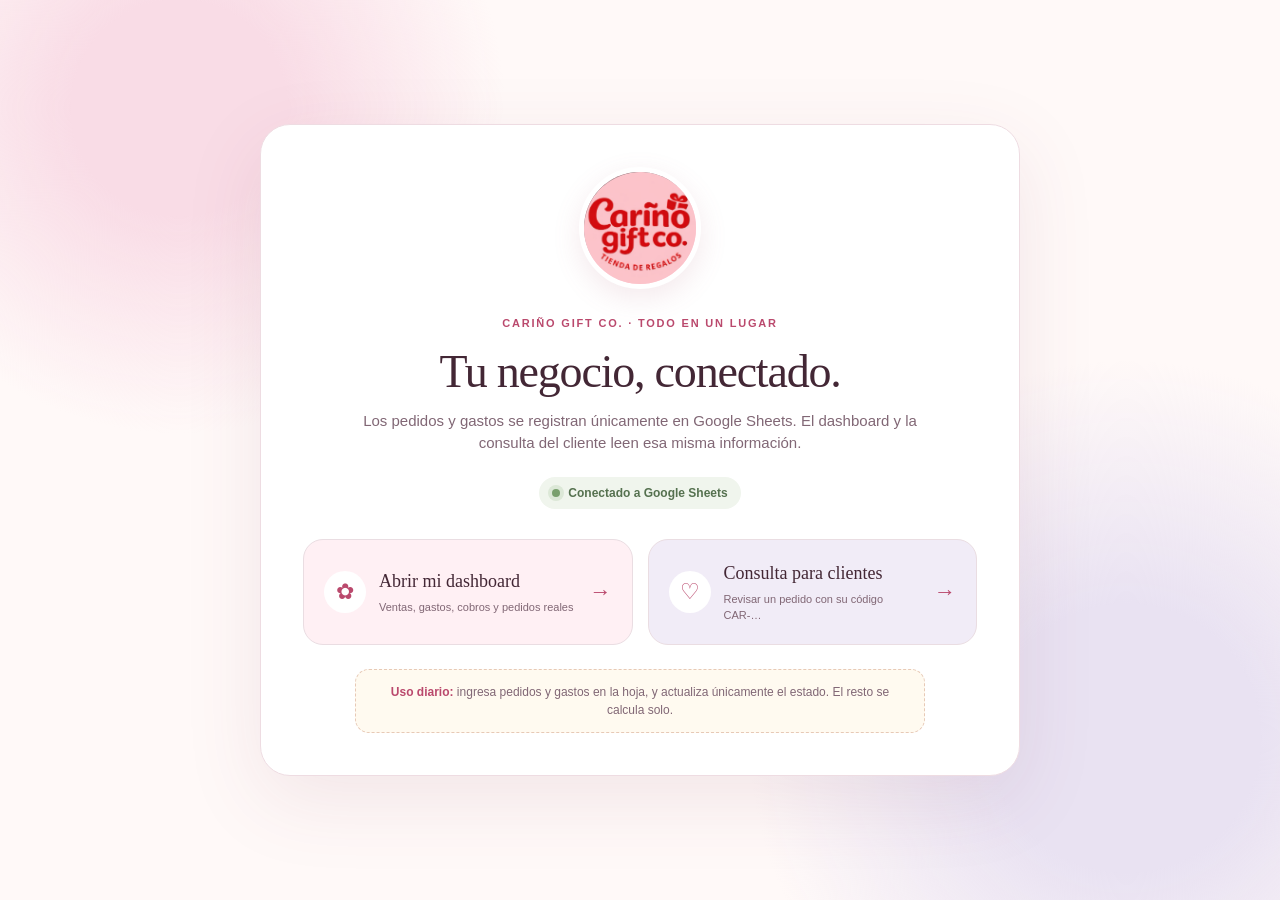
<file: index.html>
<!doctype html>
<html lang="es">
<head>
  <meta charset="UTF-8">
  <meta name="viewport" content="width=device-width, initial-scale=1">
  <meta name="theme-color" content="#c9183a">
  <meta name="description" content="Accesos conectados de Cariño Gift Co. para administrar y consultar pedidos.">
  <title>Cariño · Pedidos conectados</title>
  <link rel="manifest" href="manifest.webmanifest">
  <link rel="icon" type="image/svg+xml" sizes="any" href="icons/icon-pink-vector-v2.svg">
  <link rel="icon" type="image/png" sizes="64x64" href="icons/favicon-pink-crisp-64.png">
  <link rel="apple-touch-icon" href="icons/apple-touch-icon-pink-hd.png">
  <link rel="stylesheet" href="style.css">
</head>
<body class="hub-body">
  <main class="hub-main">
    <div class="float-flower left" aria-hidden="true"></div>
    <div class="float-flower right" aria-hidden="true"></div>
    <section class="hub-card fade-in">
      <div class="logo-crop"><img src="marca.png" alt="Cariño Gift Co."></div>
      <span class="eyebrow">Cariño Gift Co. · Todo en un lugar</span>
      <h1>Tu negocio, conectado.</h1>
      <p>Los pedidos y gastos se registran únicamente en Google Sheets. El dashboard y la consulta del cliente leen esa misma información.</p>
      <div class="hub-status"><i></i><span>Conectado a Google Sheets</span></div>
      <div class="hub-actions">
        <a class="hub-action owner" href="dashboard/">
          <span class="hub-icon" aria-hidden="true">✿</span>
          <span><strong>Abrir mi dashboard</strong><small>Ventas, gastos, cobros y pedidos reales</small></span>
          <b aria-hidden="true">→</b>
        </a>
        <a class="hub-action customer" href="cliente/">
          <span class="hub-icon" aria-hidden="true">♡</span>
          <span><strong>Consulta para clientes</strong><small>Revisar un pedido con su código CAR-…</small></span>
          <b aria-hidden="true">→</b>
        </a>
      </div>
      <p class="hub-help"><strong>Uso diario:</strong> ingresa pedidos y gastos en la hoja, y actualiza únicamente el estado. El resto se calcula solo.</p>
      <button class="btn primary install-app" id="install-app" type="button" hidden>Instalar Cariño como app</button>
    </section>
  </main>
  <script src="install.js"></script>
</body>
</html>
</file>
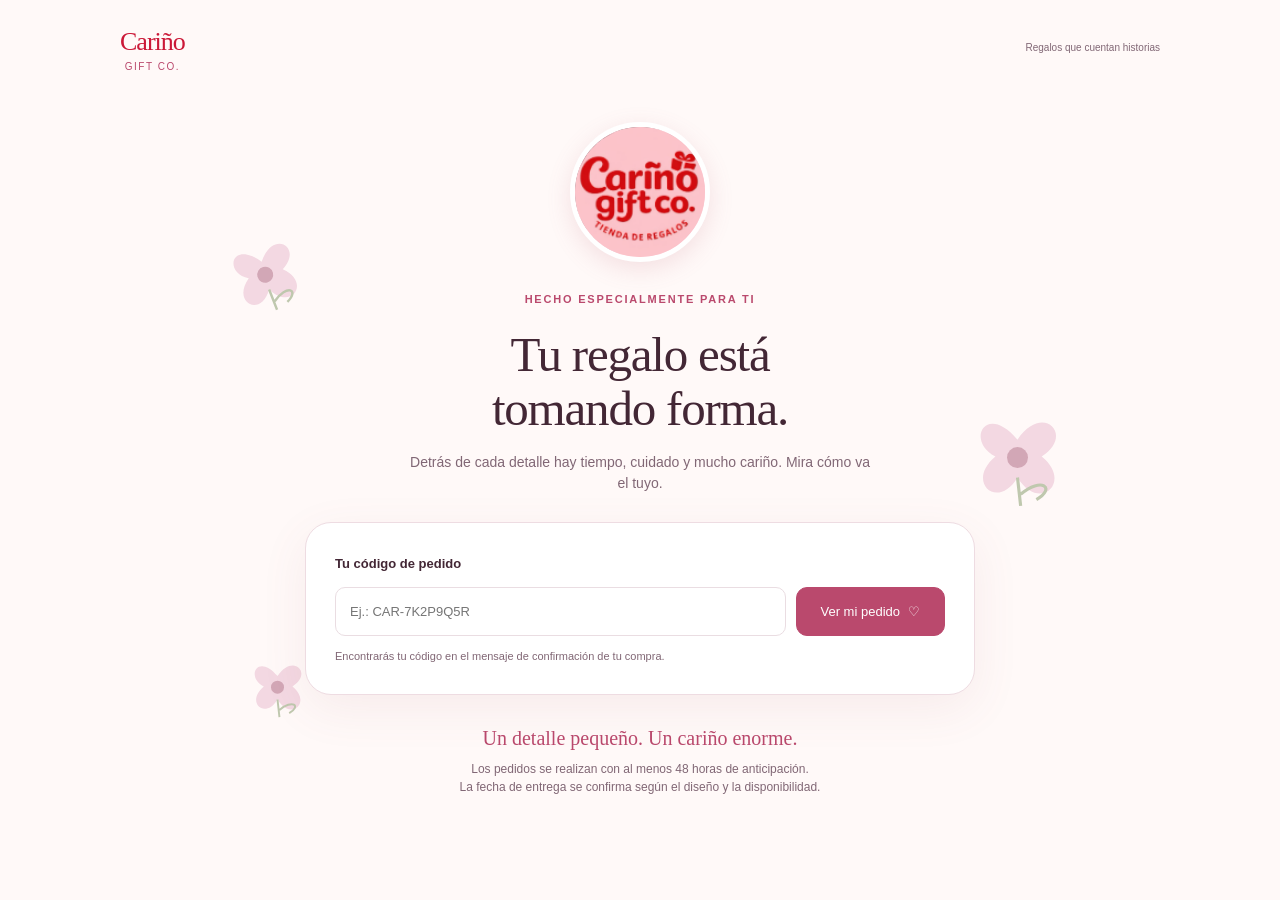
<file: cliente/index.html>
<!doctype html>
<html lang="es">
<head>
  <meta charset="UTF-8">
  <meta name="viewport" content="width=device-width, initial-scale=1">
  <meta name="theme-color" content="#c9183a">
  <meta name="referrer" content="no-referrer">
  <meta name="description" content="Consulta cómo va tu regalo personalizado de Cariño con tu código de pedido.">
  <title>Cariño · Sigue tu pedido</title>
  <link rel="manifest" href="../manifest.webmanifest">
  <link rel="icon" type="image/svg+xml" sizes="any" href="../icons/icon-pink-vector-v2.svg">
  <link rel="icon" type="image/png" sizes="64x64" href="../icons/favicon-pink-crisp-64.png">
  <link rel="apple-touch-icon" href="../icons/apple-touch-icon-pink-hd.png">
  <link rel="stylesheet" href="style.css">
</head>
<body class="customer-body">
  <header class="customer-nav">
    <a class="wordmark" href="./" aria-label="Cariño, inicio">Cariño<span>Gift Co.</span></a>
    <small>Regalos que cuentan historias</small>
  </header>
  <main class="customer-main">
    <div class="float-flower left" aria-hidden="true"></div>
    <div class="float-flower right" aria-hidden="true"></div>
    <div class="float-flower bottom" aria-hidden="true"></div>
    <div class="logo-crop"><img src="../marca.png" alt="Cariño Gift Co., tienda de regalos"></div>
    <span class="eyebrow">Hecho especialmente para ti</span>
    <h1>Tu regalo está<br>tomando forma.</h1>
    <p class="intro">Detrás de cada detalle hay tiempo, cuidado y mucho cariño. Mira cómo va el tuyo.</p>

    <section class="tracking-card">
      <form id="lookup-form">
        <label class="lookup-label" for="order-code">Tu código de pedido</label>
        <div class="lookup">
          <input id="order-code" name="code" placeholder="Ej.: CAR-7K2P9Q5R" autocomplete="off" spellcheck="false" autocapitalize="characters" maxlength="20" required>
          <button type="submit" class="btn primary" id="lookup-button">Ver mi pedido <span aria-hidden="true">♡</span></button>
        </div>
        <p class="hint">Encontrarás tu código en el mensaje de confirmación de tu compra.</p>
      </form>
      <div id="lookup-error" class="error" role="alert" hidden></div>
    </section>

    <div id="loading" class="skeleton" role="status" aria-label="Buscando tu pedido" hidden></div>
    <section id="tracking-result" class="tracking-card fade-in" aria-live="polite" hidden></section>
    <footer class="customer-footer">
      <strong>Un detalle pequeño. Un cariño enorme.</strong>
      Los pedidos se realizan con al menos 48 horas de anticipación.<br>
      La fecha de entrega se confirma según el diseño y la disponibilidad.
    </footer>
  </main>
  <script src="app.js"></script>
  <script src="../install.js"></script>
</body>
</html>
</file>
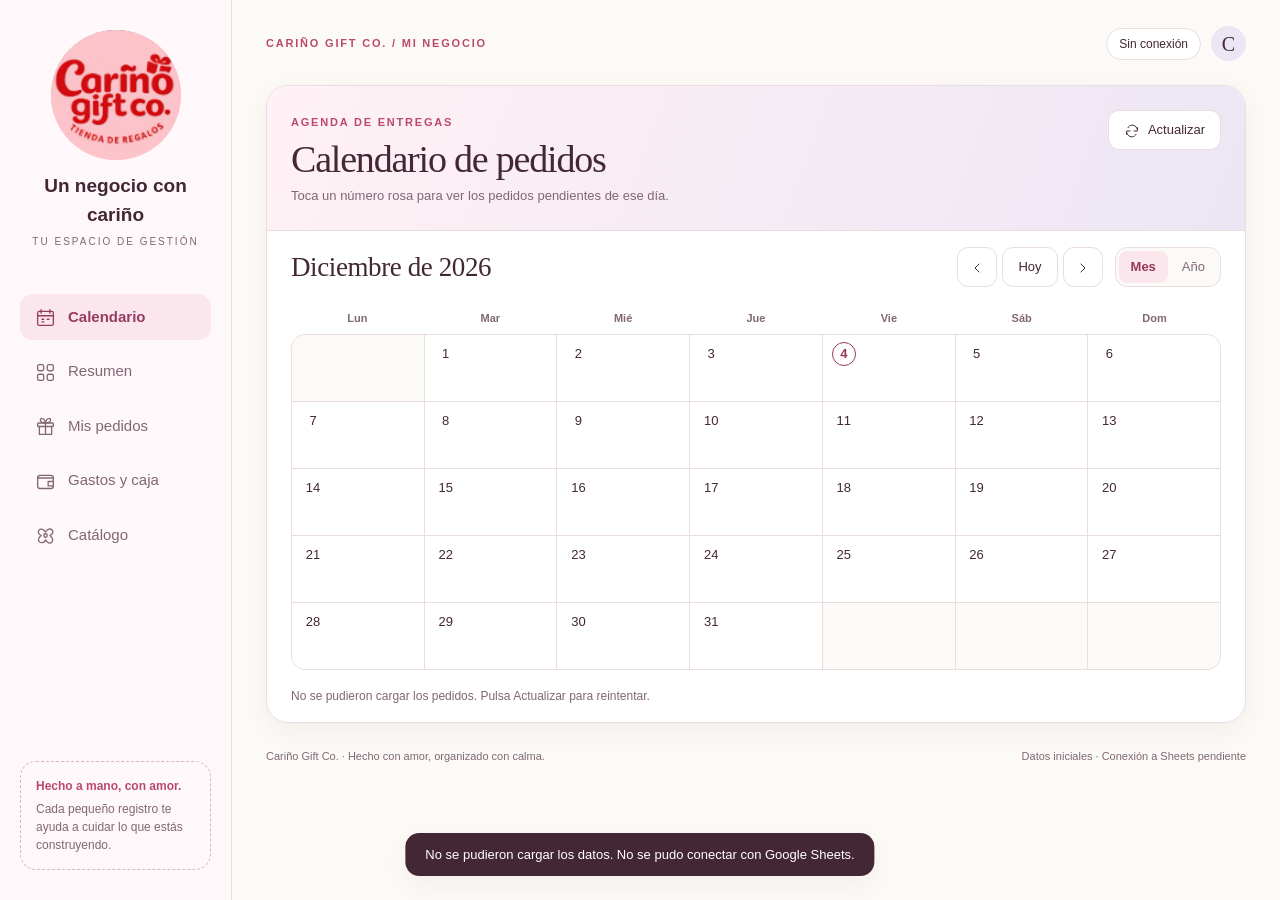
<file: dashboard/index.html>
<!doctype html><html lang="es"><head><meta charset="UTF-8"><meta name="viewport" content="width=device-width, initial-scale=1"><meta name="theme-color" content="#c9183a"><meta name="description" content="El dashboard de Cariño para acompañar pedidos, pagos y ganancias."><title>Cariño · Mi negocio</title><link rel="manifest" href="../manifest.webmanifest"><link rel="icon" type="image/svg+xml" sizes="any" href="../icons/icon-pink-vector-v2.svg"><link rel="icon" type="image/png" sizes="64x64" href="../icons/favicon-pink-crisp-64.png"><link rel="apple-touch-icon" href="../icons/apple-touch-icon-pink-hd.png"><link rel="stylesheet" href="../style.css"><link rel="stylesheet" href="calendar.css"></head><body>
<div class="shell" id="dashboard-shell">
<aside class="sidebar"><div class="brand"><div class="logo-crop"><img src="../marca.png" alt="Cariño Gift Co."></div><div><strong>Un negocio con cariño</strong><small>Tu espacio de gestión</small></div></div><nav class="nav" aria-label="Navegación principal"><button data-page="calendar" class="active" aria-current="page"><span data-icon="calendar"></span>Calendario</button><button data-page="overview"><span data-icon="grid"></span>Resumen</button><button data-page="orders"><span data-icon="gift"></span>Mis pedidos</button><button data-page="expenses"><span data-icon="wallet"></span>Gastos y caja</button><button data-page="catalog"><span data-icon="flower"></span>Catálogo</button></nav><div class="sidebar-note"><strong>Hecho a mano, con amor.</strong>Cada pequeño registro te ayuda a cuidar lo que estás construyendo.</div></aside>
<main class="main"><header class="topbar"><span class="eyebrow">Cariño Gift Co. / Mi negocio</span><div class="right"><span class="chip" id="connection"><i></i>Conectando</span><div class="avatar" aria-hidden="true">C</div></div></header>
<section class="page panel calendar fade-in" id="page-calendar" aria-labelledby="calendar-title">
  <header class="calendar-intro">
    <div>
      <span class="eyebrow">Agenda de entregas</span>
      <h1 id="calendar-title">Calendario de pedidos</h1>
      <p id="calendar-description">Toca un número rosa para ver los pedidos pendientes de ese día.</p>
    </div>
    <button class="btn" id="calendar-refresh"><span data-icon="refresh"></span>Actualizar</button>
  </header>
  <div class="calendar-toolbar">
    <h2 id="calendar-period" tabindex="-1" aria-live="polite"></h2>
    <div class="calendar-actions">
      <div class="calendar-navigation" role="group" aria-label="Navegar por el calendario">
        <button class="btn calendar-arrow" id="calendar-prev" aria-label="Mes anterior"><span data-icon="previous"></span></button>
        <button class="btn" id="calendar-today">Hoy</button>
        <button class="btn calendar-arrow" id="calendar-next" aria-label="Mes siguiente"><span data-icon="next"></span></button>
      </div>
      <div class="calendar-views" role="group" aria-label="Vista del calendario">
        <button id="calendar-month" aria-pressed="true">Mes</button>
        <button id="calendar-year" aria-pressed="false">Año</button>
      </div>
    </div>
  </div>
  <div id="calendar-grid"></div>
  <footer class="calendar-footer">
    <p id="calendar-status" role="status">Cargando pedidos…</p>
    <button class="link-btn" id="calendar-undated" hidden></button>
  </footer>
</section>
<div id="dashboard-heading" hidden>
<section class="hero"><div class="hero-text"><span class="eyebrow">Tu creatividad, tu negocio</span><h1>Cada detalle cuenta.</h1><p>Un lugar para organizar tus regalos, acompañar cada pedido y ver crecer lo que haces con tanto cariño.</p></div><div class="hero-floral" aria-hidden="true"><img src="../marca.png" alt=""></div></section>
<div class="period-row"><div><h2 id="page-title">Una mirada a tu negocio</h2><p id="period-description">Ventas por fecha de pedido. La caja se calcula con los pagos y gastos registrados.</p></div><div class="filters"><label class="field">Desde<input type="date" id="start"></label><label class="field">Hasta<input type="date" id="end"></label><button class="btn" id="refresh"><span data-icon="refresh"></span>Actualizar</button></div></div>
</div>
<section class="page fade-in" id="page-overview" hidden><div class="kpis" id="kpis"></div><div class="grid-2"><section class="panel"><div class="panel-head"><div><h2>Así florecen tus números</h2><p>Ventas registradas y compras generales por mes.</p></div><span data-icon="sparkle"></span></div><div class="legend"><span>Ventas</span><span>Gastos generales</span></div><div id="chart" class="chart"></div><p class="chart-caption">Cada mes respeta las fechas seleccionadas. Las compras se descuentan completas en su fecha; no se calcula margen por producto ni inventario.</p></section><section class="panel"><div class="panel-head"><div><h2>En tus manos</h2><p>Estado actual de los pedidos abiertos.</p></div><span data-icon="gift"></span></div><div id="status-list"></div><div class="mini-card"><span data-icon="clock"></span><span>Anticipo mínimo <strong>50 %</strong> · Pedido con al menos <strong>48 h</strong> de anticipación.</span></div></section></div><section class="panel table-panel"><div class="table-tools"><h2>Pedidos para acompañar</h2><button class="link-btn" data-go="orders">Ver todos los pedidos →</button></div><div class="table-scroll"><table><thead><tr><th>Cliente / regalo</th><th>Entrega prevista</th><th>Estado</th><th class="num">Por cobrar</th><th></th></tr></thead><tbody id="recent-orders"></tbody></table></div></section></section>
<section class="page" id="page-orders" hidden><div class="panel"><div class="table-tools"><h2>Mis pedidos <small id="order-count"></small></h2><div class="tools"><label><span class="sr-only">Buscar cliente, regalo o código</span><input class="search" id="search" placeholder="Buscar cliente, regalo o código…"></label><label><span class="sr-only">Estado</span><select id="status-filter"><option value="">Todos los estados</option></select></label></div></div><div class="table-scroll"><table><thead><tr><th>Cliente / regalo</th><th>Fecha pedido</th><th>Estado</th><th class="num">Total</th><th class="num">Abonado</th><th class="num">Por cobrar</th><th></th></tr></thead><tbody id="order-table"></tbody></table></div><div class="table-footer"><span id="order-result"></span><span>Pedidos y pagos: en la misma fila de la hoja Pedidos. Completa solo las celdas rosas.</span></div></div></section>
<section class="page" id="page-expenses" hidden><div class="kpis" id="cash-kpis"></div><div class="panel"><div class="panel-head"><div><h2>Gastos registrados</h2><p>En la hoja Gastos registra solo fecha, detalle de compra y monto. Cada compra se descuenta una sola vez.</p></div></div><div class="table-scroll"><table><thead><tr><th>Fecha</th><th>Detalle de compra</th><th class="num">Monto</th></tr></thead><tbody id="expense-table"></tbody></table></div><p class="chart-caption" id="expense-note"></p></div></section>
<section class="page" id="page-catalog" hidden><p class="muted">Precios base del catálogo. Confirma la cotización final para diseños personalizados y precios “desde”.</p><div class="catalog-grid" id="catalog-grid"></div></section>
<footer class="footer"><span>Cariño Gift Co. · Hecho con amor, organizado con calma.</span><span id="updated">Datos iniciales · Conexión a Sheets pendiente</span></footer></main></div>
<dialog id="detail" aria-labelledby="detail-title"><button class="close" aria-label="Cerrar detalle">×</button><div id="detail-content"></div></dialog><div class="toast" id="toast" role="status" hidden></div>
<script src="model.js?v=3"></script><script src="dashboard.js?v=4"></script><script src="../install.js?v=3"></script></body></html>
</file>
<file: style.css>
:root{--cream:#fcfaf6;--paper:#fff;--rose:#ba496d;--red:#cb1837;--pink:#fae6ec;--blush:#fff1f5;--lilac:#ece6f4;--sage:#e8efe5;--ink:#432735;--muted:#816775;--line:#eadde2;--shadow:0 8px 26px #6f3c5010;--radius:22px}*{box-sizing:border-box}body{margin:0;background:var(--cream);font:15px/1.5 'Segoe UI',Arial,sans-serif;color:var(--ink)}button,input,select{font:inherit}button,a,input,select{ -webkit-tap-highlight-color:transparent}button,a{touch-action:manipulation}button{cursor:pointer}button:disabled{opacity:.5;cursor:wait}a{color:var(--rose)}button:focus-visible,a:focus-visible,input:focus-visible,select:focus-visible{outline:3px solid #b78dc5;outline-offset:3px}h1,h2,h3,p{margin-top:0}h1,h2,.serif{font-family:Georgia,'Times New Roman',serif;font-weight:400}h1{font-size:42px;line-height:1.12;letter-spacing:-1.2px}h2{font-size:26px;letter-spacing:-.4px}h3{font-size:16px}small,.muted{color:var(--muted)}.shell{display:grid;grid-template-columns:232px minmax(0,1fr);min-height:100vh}.sidebar{background:#fff8fa;border-right:1px solid var(--line);padding:30px 20px;position:sticky;top:0;height:100vh;display:flex;flex-direction:column}.logo-crop{width:130px;height:130px;position:relative;overflow:hidden;border-radius:50%;background:#ffd0d9;margin:0 auto 12px}.logo-crop img{position:absolute;max-width:none;width:484.745763%;height:auto;left:-192.79661%;top:-124.152542%}.brand{text-align:center}.brand strong{display:block;font-size:19px}.brand small{font-size:10px;letter-spacing:2px;text-transform:uppercase}.nav{display:grid;gap:8px;margin-top:42px}.nav button{border:0;background:transparent;color:var(--muted);border-radius:13px;padding:12px 15px;text-align:left;display:flex;align-items:center;gap:12px}.nav button.active{background:var(--pink);color:#953d60;font-weight:600}.icon{width:21px;height:21px;display:inline-block;vertical-align:middle;flex-shrink:0}.sidebar-note{margin-top:auto;border:1px dashed #dcb5c2;border-radius:16px;padding:15px;font-size:12px;color:var(--muted)}.sidebar-note strong{color:var(--rose);display:block;margin-bottom:5px}.main{padding:26px 34px 44px;max-width:1700px;width:100%}.topbar{display:flex;align-items:center;justify-content:space-between;gap:20px;margin-bottom:24px}.eyebrow{font-size:11px;letter-spacing:1.8px;text-transform:uppercase;font-weight:700;color:var(--rose)}.topbar .right{display:flex;gap:10px;align-items:center}.chip{border:1px solid var(--line);border-radius:30px;padding:6px 12px;font-size:12px;display:inline-flex;gap:7px;align-items:center;background:#fff}.chip i{width:6px;height:6px;background:#849b7b;border-radius:50%}.avatar{width:35px;height:35px;background:var(--lilac);border-radius:50%;display:grid;place-items:center;font-family:Georgia;font-size:20px}.hero{position:relative;background:#f9e7ec;border-radius:var(--radius);min-height:190px;overflow:hidden;padding:30px 34px;margin-bottom:24px}.hero .hero-text{position:relative;z-index:1;max-width:66%}.hero h1{margin:8px 0 12px}.hero p{max-width:470px;font-size:14px;color:#785463;margin-bottom:0}.hero-floral{position:absolute;right:0;top:0;width:40%;height:100%;overflow:hidden;opacity:.85;mask-image:linear-gradient(90deg,transparent,#000 30%)}.hero-floral img{width:120%;height:310px;object-fit:cover;object-position:center top;transform:translateY(-12px)}.period-row{display:flex;justify-content:space-between;align-items:flex-end;gap:20px;margin:27px 0 15px}.period-row h2{margin:0 0 3px}.period-row p{font-size:12px;margin:0;color:var(--muted)}.filters{display:flex;gap:10px;align-items:end;flex-wrap:wrap}.field{display:flex;flex-direction:column;gap:5px;font-size:11px;color:var(--muted)}input,select{border:1px solid var(--line);background:white;color:var(--ink);padding:9px 11px;border-radius:10px;min-height:40px}input[type=date]{width:143px;font-size:13px}.btn{border:1px solid var(--line);border-radius:11px;background:white;color:var(--ink);padding:9px 15px;display:inline-flex;align-items:center;justify-content:center;gap:8px;text-decoration:none;font-size:13px;min-height:40px}.btn.primary{background:var(--rose);border-color:var(--rose);color:white}.btn:hover{filter:brightness(.97)}.kpis{display:grid;grid-template-columns:repeat(4,minmax(0,1fr));gap:16px;margin-bottom:16px}.kpi{background:white;padding:22px 23px;border:1px solid var(--line);border-radius:var(--radius);box-shadow:var(--shadow);position:relative}.kpi:nth-child(2){background:#f5f0f8}.kpi:nth-child(3){background:#fdf0f4}.kpi:nth-child(4){background:#f0f4ec}.kpi .k-label{font-size:12px;color:var(--muted);display:block;margin-bottom:13px}.kpi strong{font-size:31px;font-weight:600;letter-spacing:-1px;display:block}.kpi small{font-size:11px;display:block;margin-top:7px}.kpi .round-icon{position:absolute;top:18px;right:18px;opacity:.55}.notice{padding:10px 15px;background:#fff4dc;border:1px solid #f0dfbc;border-radius:12px;font-size:12px;color:#82602f;margin:17px 0;display:flex;gap:9px;align-items:center}.grid-2{display:grid;grid-template-columns:minmax(0,1.65fr) minmax(270px,1fr);gap:20px;margin-top:20px}.panel{background:white;border:1px solid var(--line);border-radius:var(--radius);padding:24px;box-shadow:var(--shadow);min-width:0}.panel-head{display:flex;justify-content:space-between;align-items:start;gap:15px;margin-bottom:20px}.panel-head h2{font-size:22px;margin:0 0 4px}.panel-head p{font-size:12px;margin:0;color:var(--muted)}.legend{display:flex;gap:14px;font-size:11px;color:var(--muted)}.legend span:before{content:'';width:8px;height:8px;display:inline-block;border-radius:50%;background:var(--rose);margin-right:6px}.legend span:last-child:before{background:#d5c7e5}.chart{height:230px;width:100%}.chart svg{height:100%;width:100%;overflow:visible}.chart text{font-family:'Segoe UI',Arial,sans-serif;fill:var(--muted);font-size:11px}.chart-caption{font-size:11px;color:var(--muted);margin:8px 0 0}.status-row{display:flex;align-items:center;gap:12px;padding:12px 0;border-bottom:1px solid #f4ebee}.status-row:last-child{border:0}.status-dot{width:9px;height:9px;border-radius:50%;background:#d5b6e2}.status-row span:nth-child(2){flex:1;font-size:13px}.status-row strong{font-weight:600}.mini-card{border-radius:12px;background:var(--blush);padding:15px;margin-top:18px;display:flex;align-items:center;gap:12px;font-size:12px}.table-panel{margin-top:20px;padding-bottom:10px}.table-tools{display:flex;align-items:center;justify-content:space-between;gap:15px;margin-bottom:18px}.table-tools h2{font-size:22px;margin:0}.table-tools .tools{display:flex;gap:10px}.search{width:230px}.table-scroll{overflow:auto}table{width:100%;border-collapse:collapse;white-space:nowrap}th{text-align:left;font-size:10px;color:var(--muted);letter-spacing:.7px;text-transform:uppercase;font-weight:600;padding:12px 14px;background:#fcf7f9;border-bottom:1px solid var(--line)}td{padding:15px 14px;font-size:12px;border-bottom:1px solid #f2e9ed}tbody tr:last-child td{border-bottom:0}.client-name{font-weight:600;max-width:230px;overflow:hidden;text-overflow:ellipsis}.sub{font-size:10px;color:var(--muted);margin-top:3px;max-width:240px;overflow:hidden;text-overflow:ellipsis}.badge{font-size:10px;padding:5px 9px;border-radius:20px;display:inline-block;background:var(--lilac);color:#76558c}.badge.done{background:var(--sage);color:#4a7051}.badge.wait{background:#fff0d4;color:#987034}.badge.ready{background:#f8dfe8;color:#a34d6b}.badge.cancel{background:#f1ebed;color:#796b71}.num{text-align:right;font-variant-numeric:tabular-nums}.link-btn{color:var(--rose);background:transparent;border:0;font-size:12px;padding:7px}.table-footer{display:flex;justify-content:space-between;align-items:center;padding:13px 0;color:var(--muted);font-size:11px}.footer{display:flex;justify-content:space-between;gap:15px;margin:25px 0 0;font-size:11px;color:var(--muted)}.page[hidden]{display:none}.catalog-grid{display:grid;grid-template-columns:repeat(3,minmax(0,1fr));gap:17px}.product-card{background:white;border:1px solid var(--line);border-radius:20px;padding:25px;display:flex;flex-direction:column}.product-card .flower{font-size:30px;color:#c47c96;background:var(--blush);border-radius:14px;width:55px;height:55px;display:grid;place-items:center;margin-bottom:20px}.product-card h3{margin-bottom:7px}.product-card p{font-size:12px;color:var(--muted);flex:1}.product-card .price{font-family:Georgia;font-size:25px;color:var(--rose)}.empty{text-align:center;padding:35px;color:var(--muted)}dialog{border:1px solid var(--line);border-radius:24px;padding:30px;max-width:640px;width:calc(100% - 30px);color:var(--ink);box-shadow:0 24px 80px #43273530}dialog::backdrop{background:#43273560;backdrop-filter:blur(3px)}dialog .close{position:absolute;right:16px;top:13px;border:0;background:var(--blush);width:30px;height:30px;border-radius:50%;font-size:20px}.detail-grid{display:grid;grid-template-columns:1fr 1fr;gap:15px;margin:25px 0}.detail-grid div{background:var(--cream);border-radius:12px;padding:14px}.detail-grid span{display:block;font-size:11px;color:var(--muted);margin-bottom:5px}.code-box{overflow-wrap:anywhere;display:block;padding:12px;background:var(--lilac);border-radius:10px;font-size:12px}.toast{position:fixed;bottom:24px;left:50%;transform:translateX(-50%);border-radius:14px;background:var(--ink);color:white;padding:12px 20px;box-shadow:var(--shadow);z-index:9;max-width:90%;font-size:13px}.sr-only{position:absolute;width:1px;height:1px;padding:0;margin:-1px;overflow:hidden;clip:rect(0,0,0,0);white-space:nowrap;border:0}.fade-in{animation:enter .55s ease both}@keyframes enter{from{opacity:0;transform:translateY(9px)}to{opacity:1;transform:translateY(0)}}
/* La página del cliente tiene su propia entrada y no carga datos privados. */
.customer-body{background:#fff9f8;min-height:100vh}.customer-nav{max-width:1100px;margin:auto;padding:22px 30px;display:flex;justify-content:space-between;align-items:center;font-size:12px;color:var(--muted)}.wordmark{font-family:Georgia;font-size:26px;letter-spacing:-1px;color:var(--red);text-decoration:none}.wordmark span{font:10px 'Segoe UI',sans-serif;letter-spacing:1.5px;text-transform:uppercase;display:block;color:var(--rose);text-align:center}.customer-main{max-width:720px;margin:0 auto;padding:28px 25px 70px;position:relative;text-align:center}.customer-main h1{font-size:49px;margin:18px 0 15px}.customer-main .intro{max-width:470px;margin:0 auto;color:var(--muted);font-size:14px}.customer-main .logo-crop{margin:0 auto 25px;box-shadow:0 7px 25px #bb64732a;border:5px solid white;box-sizing:content-box}.tracking-card{background:#fff;border:1px solid #eedce2;padding:29px;border-radius:26px;margin:28px 0;text-align:left;box-shadow:0 14px 48px #9c526215;position:relative;z-index:1}.lookup{display:flex;gap:10px;margin-top:12px}.lookup input{width:100%;font-size:13px;padding:14px;min-width:0}.lookup .btn{padding:12px 24px;flex-shrink:0}.lookup-label{font-weight:600;font-size:13px}.hint{font-size:11px;color:var(--muted);margin:12px 0 0}.demo-note{font-size:11px;color:var(--muted);margin:0 0 14px}.demo-note button{border:0;background:transparent;padding:0;color:var(--rose);text-decoration:underline;font-size:inherit}.result-head{display:flex;justify-content:space-between;gap:15px;align-items:center;margin-bottom:23px}.result-head h2{margin:0 0 5px}.result-head p{font-size:12px;margin:0;color:var(--muted)}.ribbon{position:absolute;top:-10px;right:30px;font-size:28px;color:#bb7290;transform:rotate(12deg)}.timeline{display:flex;margin:30px 0;justify-content:space-between;position:relative}.timeline:before{content:'';position:absolute;left:7%;right:7%;height:2px;background:var(--line);top:15px}.step{position:relative;text-align:center;flex:1;font-size:10px;color:var(--muted)}.step i{display:grid;place-items:center;position:relative;z-index:1;margin:0 auto 9px;width:31px;height:31px;background:#f5edf0;border-radius:50%;font-size:11px;font-style:normal;border:4px solid white}.step.current i{background:var(--rose);color:white;box-shadow:0 0 0 4px #fae3ec}.step.complete i{background:#b7c9ac;color:#fff}.step.current{color:var(--rose);font-weight:600}.customer-stats{display:grid;grid-template-columns:1fr 1fr;gap:13px}.customer-stat{padding:20px;background:var(--blush);border-radius:16px}.customer-stat:nth-child(2){background:var(--lilac)}.customer-stat small{font-size:11px}.customer-stat strong{display:block;font:28px Georgia;margin-top:7px}.customer-stat p{font-size:11px;color:var(--muted);margin:5px 0 0}.gift-line{display:flex;justify-content:space-between;gap:12px;padding:15px 0;border-bottom:1px solid var(--line);font-size:13px}.payment-line{display:flex;justify-content:space-between;margin:9px 0;font-size:13px}.message{padding:16px;background:#f3f6ef;border-radius:13px;margin-top:20px;font-size:13px;color:#546a4b}.customer-footer{font-size:12px;color:var(--muted);margin-top:28px}.customer-footer strong{font-family:Georgia;font-size:20px;font-weight:400;color:var(--rose);display:block;margin-bottom:7px}.float-flower{position:absolute;width:80px;height:80px;opacity:.65;pointer-events:none;animation:float 7s ease-in-out infinite}.float-flower.left{left:-55px;top:140px;transform:rotate(-15deg)}.float-flower.right{right:-70px;top:310px;animation-delay:-3s;width:105px;height:105px}.float-flower.bottom{left:-35px;top:560px;width:65px;height:65px;animation-delay:-1s}@keyframes float{0%,100%{translate:0 0;rotate:-6deg}50%{translate:0 -13px;rotate:6deg}}.error{color:#a42c48;font-size:13px;background:#fff1f3;padding:12px;border-radius:10px;margin-top:12px}.skeleton{height:130px;border-radius:20px;background:linear-gradient(90deg,#faeef2,#fff,#faeef2);background-size:200%;animation:shimmer 1.5s infinite}@keyframes shimmer{to{background-position:-200%}}[hidden]{display:none!important}
@media(min-width:1650px){.main{padding-left:46px;padding-right:46px}.hero{min-height:220px}}@media(max-width:1150px){.shell{grid-template-columns:190px minmax(0,1fr)}.sidebar{padding:25px 13px}.main{padding:24px}.kpis{gap:10px}.kpi{padding:18px}.kpi strong{font-size:27px}.grid-2{grid-template-columns:1.4fr 1fr}.period-row{align-items:start;flex-direction:column}.table-tools{flex-wrap:wrap}.catalog-grid{grid-template-columns:repeat(2,1fr)}}@media(max-width:800px){.shell{display:block}.sidebar{height:auto;position:relative;padding:16px 20px;border-right:0;border-bottom:1px solid var(--line);display:block}.brand{display:flex;gap:12px;align-items:center;text-align:left}.brand .logo-crop{width:48px;height:48px;margin:0}.brand strong{font-size:17px}.nav{display:flex;margin-top:16px;gap:5px;overflow:auto}.nav button{padding:9px 12px;font-size:12px;white-space:nowrap}.nav .icon{width:16px;height:16px}.sidebar-note{display:none}.main{padding:20px 18px}.topbar{margin-bottom:17px}.hero{padding:26px}.hero h1{font-size:33px}.hero .hero-text{max-width:78%}.hero-floral{width:40%;opacity:.45}.hero p{font-size:12px}.kpis{grid-template-columns:repeat(2,1fr)}.grid-2{grid-template-columns:1fr}.chart{height:210px}.kpi strong{font-size:30px}.table-tools .tools{width:100%}.search{width:100%}.footer{flex-direction:column;gap:5px}.catalog-grid{grid-template-columns:repeat(2,1fr)}.float-flower.left{left:-10px;width:50px}.float-flower.right{right:-5px;width:58px}.float-flower.bottom{left:0;width:40px}.customer-main{overflow:hidden}.customer-main h1{font-size:41px}.tracking-card{padding:23px}.customer-nav{padding:20px 24px}}@media(max-width:440px){.main{padding:18px 13px}.topbar .eyebrow{font-size:9px}.chip{font-size:10px;padding:5px 9px}.hero{padding:22px}.hero h1{font-size:30px}.hero .hero-text{max-width:100%}.hero-floral{opacity:.25}.filters{gap:7px}input[type=date]{width:136px}.kpi{padding:17px}.kpi .round-icon{display:none}.kpi strong{font-size:26px}.panel{padding:18px}.catalog-grid{grid-template-columns:1fr}.lookup{flex-direction:column}.lookup .btn{width:100%}.customer-main{padding:20px 16px 50px}.customer-main h1{font-size:36px}.customer-stats{gap:9px}.customer-stat{padding:16px}.customer-stat strong{font-size:24px}.step{font-size:9px}.customer-nav>small{font-size:10px}.detail-grid{grid-template-columns:1fr}}@media(prefers-reduced-motion:reduce){*,*:before,*:after{animation:none!important;transition:none!important;scroll-behavior:auto!important}}

.hero-floral img{height:auto;width:900px;min-width:100%;max-width:none;object-fit:unset;transform:none;position:absolute;top:-20px;left:-8px}
@media(max-width:1150px){.kpi .round-icon{display:none}}

/* Portada conectada: evita mostrar datos demostrativos como si fueran reales. */
.hub-body{min-height:100vh;background:radial-gradient(circle at 14% 12%,#f9dce6 0 8%,transparent 24%),radial-gradient(circle at 88% 82%,#e9e2f2 0 10%,transparent 28%),#fff9f8;overflow-x:hidden}.hub-main{min-height:100vh;display:grid;place-items:center;padding:42px 20px;position:relative}.hub-card{width:min(760px,100%);text-align:center;background:#fff;border:1px solid #eedce2;border-radius:30px;padding:42px;box-shadow:0 24px 80px #7b3e5a1a;position:relative;z-index:1}.hub-card.compact{max-width:560px}.hub-card .logo-crop{width:112px;height:112px;margin-bottom:22px;box-shadow:0 9px 28px #b4627924;border:5px solid white;box-sizing:content-box}.hub-card h1{margin:12px 0;font-size:46px}.hub-card>p{max-width:570px;margin:0 auto;color:var(--muted)}.hub-status{display:inline-flex;align-items:center;gap:8px;margin:22px 0;color:#55714f;background:#f0f5ed;border-radius:999px;padding:7px 13px;font-size:12px;font-weight:600}.hub-status i{width:8px;height:8px;border-radius:50%;background:#79a06d;box-shadow:0 0 0 4px #dce8d7}.hub-actions{display:grid;grid-template-columns:1fr 1fr;gap:15px;margin-top:8px}.hub-action{display:grid;grid-template-columns:auto 1fr auto;align-items:center;gap:13px;text-align:left;text-decoration:none;color:var(--ink);border:1px solid var(--line);border-radius:20px;padding:20px;transition:transform .2s ease,box-shadow .2s ease}.hub-action.owner{background:#fff0f4}.hub-action.customer{background:#f1ecf7}.hub-action:hover{transform:translateY(-3px);box-shadow:0 13px 30px #7b3e5a16}.hub-action strong,.hub-action small{display:block}.hub-action strong{font-family:Georgia;font-size:18px;font-weight:400}.hub-action small{font-size:11px;margin-top:4px}.hub-action b{font-size:22px;color:var(--rose)}.hub-icon{width:42px;height:42px;display:grid;place-items:center;border-radius:50%;background:white;color:var(--rose);font-size:22px}.hub-help{margin-top:24px!important;background:#fffaf0;border:1px dashed #e7c9b6;border-radius:14px;padding:13px 16px;font-size:12px}.hub-help strong{color:var(--rose)}
@media(max-width:620px){.hub-main{padding:24px 14px}.hub-card{padding:30px 20px;border-radius:24px}.hub-card h1{font-size:36px}.hub-actions{grid-template-columns:1fr}.hub-action{padding:17px}}

/* Acceso privado del dashboard alojado en GitHub Pages. */
.access-gate{min-height:100vh;display:grid;place-items:center;padding:30px 18px;background:radial-gradient(circle at 16% 12%,#f9dce6 0 8%,transparent 24%),radial-gradient(circle at 88% 82%,#e9e2f2 0 10%,transparent 28%),#fff9f8}.access-card{width:min(470px,100%);text-align:center;background:#fff;border:1px solid var(--line);border-radius:28px;padding:38px;box-shadow:0 24px 80px #7b3e5a1a}.access-card .logo-crop{width:96px;height:96px;margin-bottom:20px;border:4px solid #fff;box-shadow:0 9px 28px #b4627924}.access-card h1{font-size:39px;margin:10px 0 12px}.access-card>p{color:var(--muted);font-size:13px}.access-card form{display:grid;gap:13px;margin-top:24px;text-align:left}.access-card form .btn{width:100%;margin-top:3px}.access-back{display:inline-block;margin-top:22px;font-size:12px;text-decoration:none}.access-card .error{text-align:left;margin-bottom:0}.sidebar-note .link-btn{display:block;margin:10px 0 0;padding:3px 0}.hero-floral img{height:auto;width:900px;min-width:100%;max-width:none;object-fit:unset;transform:none;position:absolute;top:-20px;left:-8px}
@media(max-width:520px){.access-card{padding:30px 22px}.access-card h1{font-size:33px}}
.install-app{margin:18px auto 0}
</file>
<file: cliente/style.css>
:root{--cream:#fcfaf6;--paper:#fff;--rose:#ba496d;--red:#cb1837;--pink:#fae6ec;--blush:#fff1f5;--lilac:#ece6f4;--sage:#e8efe5;--ink:#432735;--muted:#816775;--line:#eadde2;--shadow:0 8px 26px #6f3c5010;--radius:22px}*{box-sizing:border-box}body{margin:0;background:var(--cream);font:15px/1.5 'Segoe UI',Arial,sans-serif;color:var(--ink)}button,input,select{font:inherit}button,a,input,select{ -webkit-tap-highlight-color:transparent}button,a{touch-action:manipulation}button{cursor:pointer}button:disabled{opacity:.5;cursor:wait}a{color:var(--rose)}button:focus-visible,a:focus-visible,input:focus-visible,select:focus-visible{outline:3px solid #b78dc5;outline-offset:3px}h1,h2,h3,p{margin-top:0}h1,h2,.serif{font-family:Georgia,'Times New Roman',serif;font-weight:400}h1{font-size:42px;line-height:1.12;letter-spacing:-1.2px}h2{font-size:26px;letter-spacing:-.4px}h3{font-size:16px}small,.muted{color:var(--muted)}.shell{display:grid;grid-template-columns:232px minmax(0,1fr);min-height:100vh}.sidebar{background:#fff8fa;border-right:1px solid var(--line);padding:30px 20px;position:sticky;top:0;height:100vh;display:flex;flex-direction:column}.logo-crop{width:130px;height:130px;position:relative;overflow:hidden;border-radius:50%;background:#ffd0d9;margin:0 auto 12px}.logo-crop img{position:absolute;max-width:none;width:484.745763%;height:auto;left:-192.79661%;top:-124.152542%}.brand{text-align:center}.brand strong{display:block;font-size:19px}.brand small{font-size:10px;letter-spacing:2px;text-transform:uppercase}.nav{display:grid;gap:8px;margin-top:42px}.nav button{border:0;background:transparent;color:var(--muted);border-radius:13px;padding:12px 15px;text-align:left;display:flex;align-items:center;gap:12px}.nav button.active{background:var(--pink);color:#953d60;font-weight:600}.icon{width:21px;height:21px;display:inline-block;vertical-align:middle;flex-shrink:0}.sidebar-note{margin-top:auto;border:1px dashed #dcb5c2;border-radius:16px;padding:15px;font-size:12px;color:var(--muted)}.sidebar-note strong{color:var(--rose);display:block;margin-bottom:5px}.main{padding:26px 34px 44px;max-width:1700px;width:100%}.topbar{display:flex;align-items:center;justify-content:space-between;gap:20px;margin-bottom:24px}.eyebrow{font-size:11px;letter-spacing:1.8px;text-transform:uppercase;font-weight:700;color:var(--rose)}.topbar .right{display:flex;gap:10px;align-items:center}.chip{border:1px solid var(--line);border-radius:30px;padding:6px 12px;font-size:12px;display:inline-flex;gap:7px;align-items:center;background:#fff}.chip i{width:6px;height:6px;background:#849b7b;border-radius:50%}.avatar{width:35px;height:35px;background:var(--lilac);border-radius:50%;display:grid;place-items:center;font-family:Georgia;font-size:20px}.hero{position:relative;background:#f9e7ec;border-radius:var(--radius);min-height:190px;overflow:hidden;padding:30px 34px;margin-bottom:24px}.hero .hero-text{position:relative;z-index:1;max-width:66%}.hero h1{margin:8px 0 12px}.hero p{max-width:470px;font-size:14px;color:#785463;margin-bottom:0}.hero-floral{position:absolute;right:0;top:0;width:40%;height:100%;overflow:hidden;opacity:.85;mask-image:linear-gradient(90deg,transparent,#000 30%)}.hero-floral img{width:120%;height:310px;object-fit:cover;object-position:center top;transform:translateY(-12px)}.period-row{display:flex;justify-content:space-between;align-items:flex-end;gap:20px;margin:27px 0 15px}.period-row h2{margin:0 0 3px}.period-row p{font-size:12px;margin:0;color:var(--muted)}.filters{display:flex;gap:10px;align-items:end;flex-wrap:wrap}.field{display:flex;flex-direction:column;gap:5px;font-size:11px;color:var(--muted)}input,select{border:1px solid var(--line);background:white;color:var(--ink);padding:9px 11px;border-radius:10px;min-height:40px}input[type=date]{width:143px;font-size:13px}.btn{border:1px solid var(--line);border-radius:11px;background:white;color:var(--ink);padding:9px 15px;display:inline-flex;align-items:center;justify-content:center;gap:8px;text-decoration:none;font-size:13px;min-height:40px}.btn.primary{background:var(--rose);border-color:var(--rose);color:white}.btn:hover{filter:brightness(.97)}.kpis{display:grid;grid-template-columns:repeat(4,minmax(0,1fr));gap:16px;margin-bottom:16px}.kpi{background:white;padding:22px 23px;border:1px solid var(--line);border-radius:var(--radius);box-shadow:var(--shadow);position:relative}.kpi:nth-child(2){background:#f5f0f8}.kpi:nth-child(3){background:#fdf0f4}.kpi:nth-child(4){background:#f0f4ec}.kpi .k-label{font-size:12px;color:var(--muted);display:block;margin-bottom:13px}.kpi strong{font-size:31px;font-weight:600;letter-spacing:-1px;display:block}.kpi small{font-size:11px;display:block;margin-top:7px}.kpi .round-icon{position:absolute;top:18px;right:18px;opacity:.55}.notice{padding:10px 15px;background:#fff4dc;border:1px solid #f0dfbc;border-radius:12px;font-size:12px;color:#82602f;margin:17px 0;display:flex;gap:9px;align-items:center}.grid-2{display:grid;grid-template-columns:minmax(0,1.65fr) minmax(270px,1fr);gap:20px;margin-top:20px}.panel{background:white;border:1px solid var(--line);border-radius:var(--radius);padding:24px;box-shadow:var(--shadow);min-width:0}.panel-head{display:flex;justify-content:space-between;align-items:start;gap:15px;margin-bottom:20px}.panel-head h2{font-size:22px;margin:0 0 4px}.panel-head p{font-size:12px;margin:0;color:var(--muted)}.legend{display:flex;gap:14px;font-size:11px;color:var(--muted)}.legend span:before{content:'';width:8px;height:8px;display:inline-block;border-radius:50%;background:var(--rose);margin-right:6px}.legend span:last-child:before{background:#d5c7e5}.chart{height:230px;width:100%}.chart svg{height:100%;width:100%;overflow:visible}.chart text{font-family:'Segoe UI',Arial,sans-serif;fill:var(--muted);font-size:11px}.chart-caption{font-size:11px;color:var(--muted);margin:8px 0 0}.status-row{display:flex;align-items:center;gap:12px;padding:12px 0;border-bottom:1px solid #f4ebee}.status-row:last-child{border:0}.status-dot{width:9px;height:9px;border-radius:50%;background:#d5b6e2}.status-row span:nth-child(2){flex:1;font-size:13px}.status-row strong{font-weight:600}.mini-card{border-radius:12px;background:var(--blush);padding:15px;margin-top:18px;display:flex;align-items:center;gap:12px;font-size:12px}.table-panel{margin-top:20px;padding-bottom:10px}.table-tools{display:flex;align-items:center;justify-content:space-between;gap:15px;margin-bottom:18px}.table-tools h2{font-size:22px;margin:0}.table-tools .tools{display:flex;gap:10px}.search{width:230px}.table-scroll{overflow:auto}table{width:100%;border-collapse:collapse;white-space:nowrap}th{text-align:left;font-size:10px;color:var(--muted);letter-spacing:.7px;text-transform:uppercase;font-weight:600;padding:12px 14px;background:#fcf7f9;border-bottom:1px solid var(--line)}td{padding:15px 14px;font-size:12px;border-bottom:1px solid #f2e9ed}tbody tr:last-child td{border-bottom:0}.client-name{font-weight:600;max-width:230px;overflow:hidden;text-overflow:ellipsis}.sub{font-size:10px;color:var(--muted);margin-top:3px;max-width:240px;overflow:hidden;text-overflow:ellipsis}.badge{font-size:10px;padding:5px 9px;border-radius:20px;display:inline-block;background:var(--lilac);color:#76558c}.badge.done{background:var(--sage);color:#4a7051}.badge.wait{background:#fff0d4;color:#987034}.badge.ready{background:#f8dfe8;color:#a34d6b}.badge.cancel{background:#f1ebed;color:#796b71}.num{text-align:right;font-variant-numeric:tabular-nums}.link-btn{color:var(--rose);background:transparent;border:0;font-size:12px;padding:7px}.table-footer{display:flex;justify-content:space-between;align-items:center;padding:13px 0;color:var(--muted);font-size:11px}.footer{display:flex;justify-content:space-between;gap:15px;margin:25px 0 0;font-size:11px;color:var(--muted)}.page[hidden]{display:none}.catalog-grid{display:grid;grid-template-columns:repeat(3,minmax(0,1fr));gap:17px}.product-card{background:white;border:1px solid var(--line);border-radius:20px;padding:25px;display:flex;flex-direction:column}.product-card .flower{font-size:30px;color:#c47c96;background:var(--blush);border-radius:14px;width:55px;height:55px;display:grid;place-items:center;margin-bottom:20px}.product-card h3{margin-bottom:7px}.product-card p{font-size:12px;color:var(--muted);flex:1}.product-card .price{font-family:Georgia;font-size:25px;color:var(--rose)}.empty{text-align:center;padding:35px;color:var(--muted)}dialog{border:1px solid var(--line);border-radius:24px;padding:30px;max-width:640px;width:calc(100% - 30px);color:var(--ink);box-shadow:0 24px 80px #43273530}dialog::backdrop{background:#43273560;backdrop-filter:blur(3px)}dialog .close{position:absolute;right:16px;top:13px;border:0;background:var(--blush);width:30px;height:30px;border-radius:50%;font-size:20px}.detail-grid{display:grid;grid-template-columns:1fr 1fr;gap:15px;margin:25px 0}.detail-grid div{background:var(--cream);border-radius:12px;padding:14px}.detail-grid span{display:block;font-size:11px;color:var(--muted);margin-bottom:5px}.code-box{overflow-wrap:anywhere;display:block;padding:12px;background:var(--lilac);border-radius:10px;font-size:12px}.toast{position:fixed;bottom:24px;left:50%;transform:translateX(-50%);border-radius:14px;background:var(--ink);color:white;padding:12px 20px;box-shadow:var(--shadow);z-index:9;max-width:90%;font-size:13px}.sr-only{position:absolute;width:1px;height:1px;padding:0;margin:-1px;overflow:hidden;clip:rect(0,0,0,0);white-space:nowrap;border:0}.fade-in{animation:enter .55s ease both}@keyframes enter{from{opacity:0;transform:translateY(9px)}to{opacity:1;transform:translateY(0)}}
/* La página del cliente tiene su propia entrada y no carga datos privados. */
.customer-body{background:#fff9f8;min-height:100vh}.customer-nav{max-width:1100px;margin:auto;padding:22px 30px;display:flex;justify-content:space-between;align-items:center;font-size:12px;color:var(--muted)}.wordmark{font-family:Georgia;font-size:26px;letter-spacing:-1px;color:var(--red);text-decoration:none}.wordmark span{font:10px 'Segoe UI',sans-serif;letter-spacing:1.5px;text-transform:uppercase;display:block;color:var(--rose);text-align:center}.customer-main{max-width:720px;margin:0 auto;padding:28px 25px 70px;position:relative;text-align:center}.customer-main h1{font-size:49px;margin:18px 0 15px}.customer-main .intro{max-width:470px;margin:0 auto;color:var(--muted);font-size:14px}.customer-main .logo-crop{margin:0 auto 25px;box-shadow:0 7px 25px #bb64732a;border:5px solid white;box-sizing:content-box}.tracking-card{background:#fff;border:1px solid #eedce2;padding:29px;border-radius:26px;margin:28px 0;text-align:left;box-shadow:0 14px 48px #9c526215;position:relative;z-index:1}.lookup{display:flex;gap:10px;margin-top:12px}.lookup input{width:100%;font-size:13px;padding:14px;min-width:0}.lookup .btn{padding:12px 24px;flex-shrink:0}.lookup-label{font-weight:600;font-size:13px}.hint{font-size:11px;color:var(--muted);margin:12px 0 0}.demo-note{font-size:11px;color:var(--muted);margin:0 0 14px}.demo-note button{border:0;background:transparent;padding:0;color:var(--rose);text-decoration:underline;font-size:inherit}.result-head{display:flex;justify-content:space-between;gap:15px;align-items:center;margin-bottom:23px}.result-head h2{margin:0 0 5px}.result-head p{font-size:12px;margin:0;color:var(--muted)}.ribbon{position:absolute;top:-10px;right:30px;font-size:28px;color:#bb7290;transform:rotate(12deg)}.timeline{display:flex;margin:30px 0;justify-content:space-between;position:relative}.timeline:before{content:'';position:absolute;left:7%;right:7%;height:2px;background:var(--line);top:15px}.step{position:relative;text-align:center;flex:1;font-size:10px;color:var(--muted)}.step i{display:grid;place-items:center;position:relative;z-index:1;margin:0 auto 9px;width:31px;height:31px;background:#f5edf0;border-radius:50%;font-size:11px;font-style:normal;border:4px solid white}.step.current i{background:var(--rose);color:white;box-shadow:0 0 0 4px #fae3ec}.step.complete i{background:#b7c9ac;color:#fff}.step.current{color:var(--rose);font-weight:600}.customer-stats{display:grid;grid-template-columns:1fr 1fr;gap:13px}.customer-stat{padding:20px;background:var(--blush);border-radius:16px}.customer-stat:nth-child(2){background:var(--lilac)}.customer-stat small{font-size:11px}.customer-stat strong{display:block;font:28px Georgia;margin-top:7px}.customer-stat p{font-size:11px;color:var(--muted);margin:5px 0 0}.gift-line{display:flex;justify-content:space-between;gap:12px;padding:15px 0;border-bottom:1px solid var(--line);font-size:13px}.payment-line{display:flex;justify-content:space-between;margin:9px 0;font-size:13px}.message{padding:16px;background:#f3f6ef;border-radius:13px;margin-top:20px;font-size:13px;color:#546a4b}.customer-footer{font-size:12px;color:var(--muted);margin-top:28px}.customer-footer strong{font-family:Georgia;font-size:20px;font-weight:400;color:var(--rose);display:block;margin-bottom:7px}.float-flower{position:absolute;width:80px;height:80px;opacity:.65;pointer-events:none;animation:float 7s ease-in-out infinite}.float-flower.left{left:-55px;top:140px;transform:rotate(-15deg)}.float-flower.right{right:-70px;top:310px;animation-delay:-3s;width:105px;height:105px}.float-flower.bottom{left:-35px;top:560px;width:65px;height:65px;animation-delay:-1s}@keyframes float{0%,100%{translate:0 0;rotate:-6deg}50%{translate:0 -13px;rotate:6deg}}.error{color:#a42c48;font-size:13px;background:#fff1f3;padding:12px;border-radius:10px;margin-top:12px}.skeleton{height:130px;border-radius:20px;background:linear-gradient(90deg,#faeef2,#fff,#faeef2);background-size:200%;animation:shimmer 1.5s infinite}@keyframes shimmer{to{background-position:-200%}}[hidden]{display:none!important}
@media(min-width:1650px){.main{padding-left:46px;padding-right:46px}.hero{min-height:220px}}@media(max-width:1150px){.shell{grid-template-columns:190px minmax(0,1fr)}.sidebar{padding:25px 13px}.main{padding:24px}.kpis{gap:10px}.kpi{padding:18px}.kpi strong{font-size:27px}.grid-2{grid-template-columns:1.4fr 1fr}.period-row{align-items:start;flex-direction:column}.table-tools{flex-wrap:wrap}.catalog-grid{grid-template-columns:repeat(2,1fr)}}@media(max-width:800px){.shell{display:block}.sidebar{height:auto;position:relative;padding:16px 20px;border-right:0;border-bottom:1px solid var(--line);display:block}.brand{display:flex;gap:12px;align-items:center;text-align:left}.brand .logo-crop{width:48px;height:48px;margin:0}.brand strong{font-size:17px}.nav{display:flex;margin-top:16px;gap:5px;overflow:auto}.nav button{padding:9px 12px;font-size:12px;white-space:nowrap}.nav .icon{width:16px;height:16px}.sidebar-note{display:none}.main{padding:20px 18px}.topbar{margin-bottom:17px}.hero{padding:26px}.hero h1{font-size:33px}.hero .hero-text{max-width:78%}.hero-floral{width:40%;opacity:.45}.hero p{font-size:12px}.kpis{grid-template-columns:repeat(2,1fr)}.grid-2{grid-template-columns:1fr}.chart{height:210px}.kpi strong{font-size:30px}.table-tools .tools{width:100%}.search{width:100%}.footer{flex-direction:column;gap:5px}.catalog-grid{grid-template-columns:repeat(2,1fr)}.float-flower.left{left:-10px;width:50px}.float-flower.right{right:-5px;width:58px}.float-flower.bottom{left:0;width:40px}.customer-main{overflow:hidden}.customer-main h1{font-size:41px}.tracking-card{padding:23px}.customer-nav{padding:20px 24px}}@media(max-width:440px){.main{padding:18px 13px}.topbar .eyebrow{font-size:9px}.chip{font-size:10px;padding:5px 9px}.hero{padding:22px}.hero h1{font-size:30px}.hero .hero-text{max-width:100%}.hero-floral{opacity:.25}.filters{gap:7px}input[type=date]{width:136px}.kpi{padding:17px}.kpi .round-icon{display:none}.kpi strong{font-size:26px}.panel{padding:18px}.catalog-grid{grid-template-columns:1fr}.lookup{flex-direction:column}.lookup .btn{width:100%}.customer-main{padding:20px 16px 50px}.customer-main h1{font-size:36px}.customer-stats{gap:9px}.customer-stat{padding:16px}.customer-stat strong{font-size:24px}.step{font-size:9px}.customer-nav>small{font-size:10px}.detail-grid{grid-template-columns:1fr}}@media(prefers-reduced-motion:reduce){*,*:before,*:after{animation:none!important;transition:none!important;scroll-behavior:auto!important}}

.hero-floral img{height:auto;width:900px;min-width:100%;max-width:none;object-fit:unset;transform:none;position:absolute;top:-20px;left:-8px}
@media(max-width:1150px){.kpi .round-icon{display:none}}

/* Portada conectada: evita mostrar datos demostrativos como si fueran reales. */
.hub-body{min-height:100vh;background:radial-gradient(circle at 14% 12%,#f9dce6 0 8%,transparent 24%),radial-gradient(circle at 88% 82%,#e9e2f2 0 10%,transparent 28%),#fff9f8;overflow-x:hidden}.hub-main{min-height:100vh;display:grid;place-items:center;padding:42px 20px;position:relative}.hub-card{width:min(760px,100%);text-align:center;background:#fff;border:1px solid #eedce2;border-radius:30px;padding:42px;box-shadow:0 24px 80px #7b3e5a1a;position:relative;z-index:1}.hub-card.compact{max-width:560px}.hub-card .logo-crop{width:112px;height:112px;margin-bottom:22px;box-shadow:0 9px 28px #b4627924;border:5px solid white;box-sizing:content-box}.hub-card h1{margin:12px 0;font-size:46px}.hub-card>p{max-width:570px;margin:0 auto;color:var(--muted)}.hub-status{display:inline-flex;align-items:center;gap:8px;margin:22px 0;color:#55714f;background:#f0f5ed;border-radius:999px;padding:7px 13px;font-size:12px;font-weight:600}.hub-status i{width:8px;height:8px;border-radius:50%;background:#79a06d;box-shadow:0 0 0 4px #dce8d7}.hub-actions{display:grid;grid-template-columns:1fr 1fr;gap:15px;margin-top:8px}.hub-action{display:grid;grid-template-columns:auto 1fr auto;align-items:center;gap:13px;text-align:left;text-decoration:none;color:var(--ink);border:1px solid var(--line);border-radius:20px;padding:20px;transition:transform .2s ease,box-shadow .2s ease}.hub-action.owner{background:#fff0f4}.hub-action.customer{background:#f1ecf7}.hub-action:hover{transform:translateY(-3px);box-shadow:0 13px 30px #7b3e5a16}.hub-action strong,.hub-action small{display:block}.hub-action strong{font-family:Georgia;font-size:18px;font-weight:400}.hub-action small{font-size:11px;margin-top:4px}.hub-action b{font-size:22px;color:var(--rose)}.hub-icon{width:42px;height:42px;display:grid;place-items:center;border-radius:50%;background:white;color:var(--rose);font-size:22px}.hub-help{margin-top:24px!important;background:#fffaf0;border:1px dashed #e7c9b6;border-radius:14px;padding:13px 16px;font-size:12px}.hub-help strong{color:var(--rose)}
@media(max-width:620px){.hub-main{padding:24px 14px}.hub-card{padding:30px 20px;border-radius:24px}.hub-card h1{font-size:36px}.hub-actions{grid-template-columns:1fr}.hub-action{padding:17px}}
</file>
<file: dashboard/calendar.css>
.calendar {
  --calendar-accent: #963657;
  overflow: hidden;
  padding: 0;
}

.calendar-intro {
  display: flex;
  align-items: flex-start;
  justify-content: space-between;
  flex-wrap: wrap;
  gap: 14px;
  padding: 24px;
  background: linear-gradient(110deg, var(--blush), var(--lilac));
  border-bottom: 1px solid var(--line);
}

.calendar-intro h1 { margin: 5px 0 6px; font-size: clamp(28px, 4vw, 38px); }
.calendar-intro p { margin: 0; color: var(--muted); font-size: 13px; }
.calendar-intro .icon { width: 16px; height: 16px; }

.calendar-toolbar {
  display: flex;
  align-items: center;
  justify-content: space-between;
  flex-wrap: wrap;
  gap: 12px;
  padding: 16px 24px;
}

.calendar-toolbar h2 { margin: 0; font-size: 27px; }
.calendar-toolbar h2::first-letter, .calendar-month-name::first-letter, .calendar-dialog-title::first-letter {
  text-transform: uppercase;
}
.calendar-toolbar h2:focus, .calendar-dialog-title:focus { outline: none; }

.calendar-actions, .calendar-navigation, .calendar-views {
  display: flex;
  align-items: center;
}

.calendar-actions { gap: 12px; }
.calendar-navigation { gap: 5px; }
.calendar-arrow { width: 40px; padding: 0; }
.calendar-arrow .icon { width: 16px; height: 16px; }

.calendar-views {
  gap: 2px;
  padding: 3px;
  border: 1px solid var(--line);
  border-radius: 12px;
  background: var(--cream);
}

.calendar-views button {
  min-height: 32px;
  padding: 4px 12px;
  border: 0;
  border-radius: 8px;
  background: transparent;
  color: var(--muted);
  font-size: 13px;
}

.calendar-views button[aria-pressed="true"] {
  background: var(--pink);
  color: var(--calendar-accent);
  font-weight: 700;
}

#calendar-grid { padding: 0 24px; }

.calendar-week, .calendar-days {
  display: grid;
  grid-template-columns: repeat(7, minmax(0, 1fr));
}

.calendar-week {
  padding: 7px 0;
  text-align: center;
  color: var(--muted);
  font-size: 11px;
  font-weight: 600;
}

.calendar-week abbr { text-decoration: none; }

.calendar-days {
  gap: 1px;
  overflow: hidden;
  border: 1px solid var(--line);
  border-radius: 14px;
  background: var(--line);
}

.calendar-day {
  display: flex;
  flex-direction: column;
  align-items: flex-start;
  justify-content: space-between;
  gap: 4px;
  min-width: 0;
  min-height: 66px;
  padding: 7px 9px;
  border: 0;
  background: var(--paper);
  color: var(--ink);
  font-size: 13px;
  text-align: left;
}

.calendar-day.is-blank { background: var(--cream); }
.calendar-day.has-orders { background: var(--blush); }
.calendar-day.has-orders:hover { background: var(--pink); }
.calendar-day:focus-visible { outline-offset: -4px; }

.calendar-day-number {
  display: grid;
  place-items: center;
  width: 24px;
  height: 24px;
  font-variant-numeric: tabular-nums;
}

.calendar-day[aria-current="date"] .calendar-day-number {
  border: 1px solid var(--calendar-accent);
  border-radius: 50%;
  color: var(--calendar-accent);
  font-weight: 700;
}

.calendar-count {
  display: inline-flex;
  justify-content: center;
  align-items: center;
  min-width: 25px;
  min-height: 22px;
  padding: 1px 6px;
  border-radius: 999px;
  background: var(--calendar-accent);
  color: white;
  font-size: 11px;
  font-weight: 700;
  font-variant-numeric: tabular-nums;
}

.calendar-year-grid {
  display: grid;
  grid-template-columns: repeat(auto-fit, minmax(min(100%, 215px), 1fr));
  gap: 12px;
}

.calendar-month-card {
  min-width: 0;
  padding: 8px 12px;
  border: 1px solid var(--line);
  border-radius: 14px;
  background: var(--paper);
  color: var(--ink);
  text-align: left;
}

.calendar-month-card.is-current { border-color: var(--rose); }
.calendar-month-card:hover { background: var(--blush); }

.calendar-month-heading {
  display: flex;
  justify-content: space-between;
  align-items: center;
  gap: 4px;
  min-height: 23px;
}

.calendar-month-name { display: block; font: 18px Georgia, serif; }
.calendar-month-card .calendar-count { background: var(--pink); color: var(--calendar-accent); }
.calendar-month-card .calendar-week { padding: 3px 0; font-size: 10px; }
.calendar-month-card .calendar-days { border: 0; border-radius: 0; background: transparent; }

.calendar-mini-day {
  display: grid;
  place-items: center;
  min-height: 16px;
  border-radius: 6px;
  font-size: 10px;
}

.calendar-mini-day.has-orders {
  background: var(--pink);
  color: var(--calendar-accent);
  font-weight: 700;
}

.calendar-mini-day.is-today { box-shadow: inset 0 0 0 1px var(--calendar-accent); }

.calendar-footer {
  display: flex;
  justify-content: space-between;
  align-items: center;
  flex-wrap: wrap;
  gap: 4px 12px;
  min-height: 52px;
  padding: 10px 24px;
  color: var(--muted);
  font-size: 12px;
}

.calendar-footer p { margin: 0; }
.calendar-footer .link-btn, .calendar-back { padding-inline: 0; color: #963657; text-decoration: underline; }

.calendar-dialog-title { margin: 6px 22px 8px 0; }
.calendar-dialog-count { color: var(--muted); font-size: 13px; }
.calendar-order-list { list-style: none; margin: 18px 0 0; padding: 0; display: grid; gap: 8px; }

.calendar-order {
  display: flex;
  align-items: center;
  justify-content: space-between;
  gap: 12px;
  width: 100%;
  padding: 12px;
  border: 1px solid var(--line);
  border-radius: 12px;
  background: var(--cream);
  color: var(--ink);
  font-size: 13px;
  text-align: left;
}

.calendar-order:hover { background: var(--blush); }
.calendar-order-info { min-width: 0; overflow-wrap: anywhere; }
.calendar-order-info small { display: block; margin: 3px 0 6px; }
.calendar-order .icon { color: var(--rose); width: 17px; height: 17px; }
.calendar-back { display: block; margin-bottom: 6px; }

@media (max-width: 600px) {
  .calendar-intro, .calendar-toolbar, .calendar-footer { padding-left: 13px; padding-right: 13px; }
  #calendar-grid { padding: 0 10px; }
  .calendar-intro { padding-block: 16px; }
  .calendar-intro .btn { padding-inline: 10px; }
  .calendar-toolbar h2 { width: 100%; font-size: 23px; }
  .calendar-actions { justify-content: space-between; width: 100%; gap: 6px; }
  .calendar-day { min-height: 62px; padding: 6px 3px; align-items: center; }
  .calendar-year-grid { grid-template-columns: repeat(2, minmax(0, 1fr)); gap: 8px; }
  .calendar-month-card { padding: 7px; }
  .calendar-month-name { font-size: 15px; }
}
</file>
